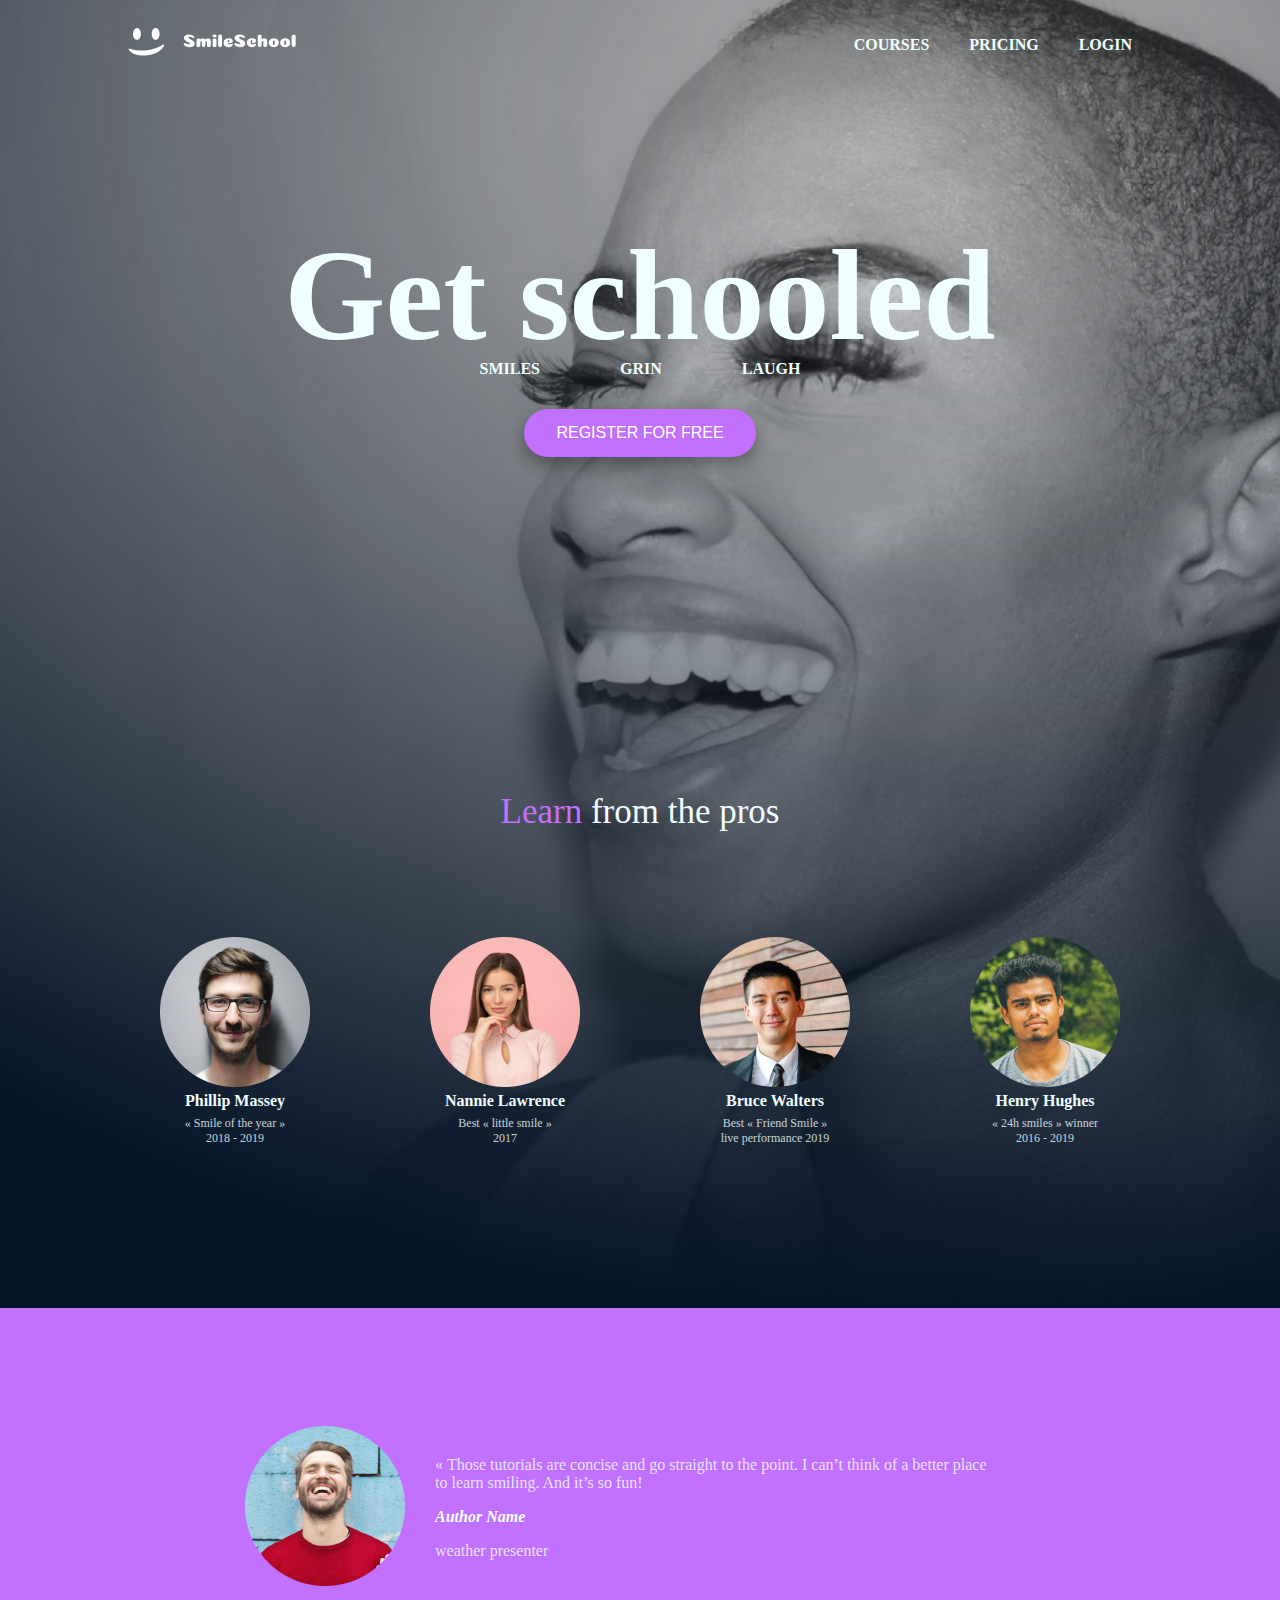
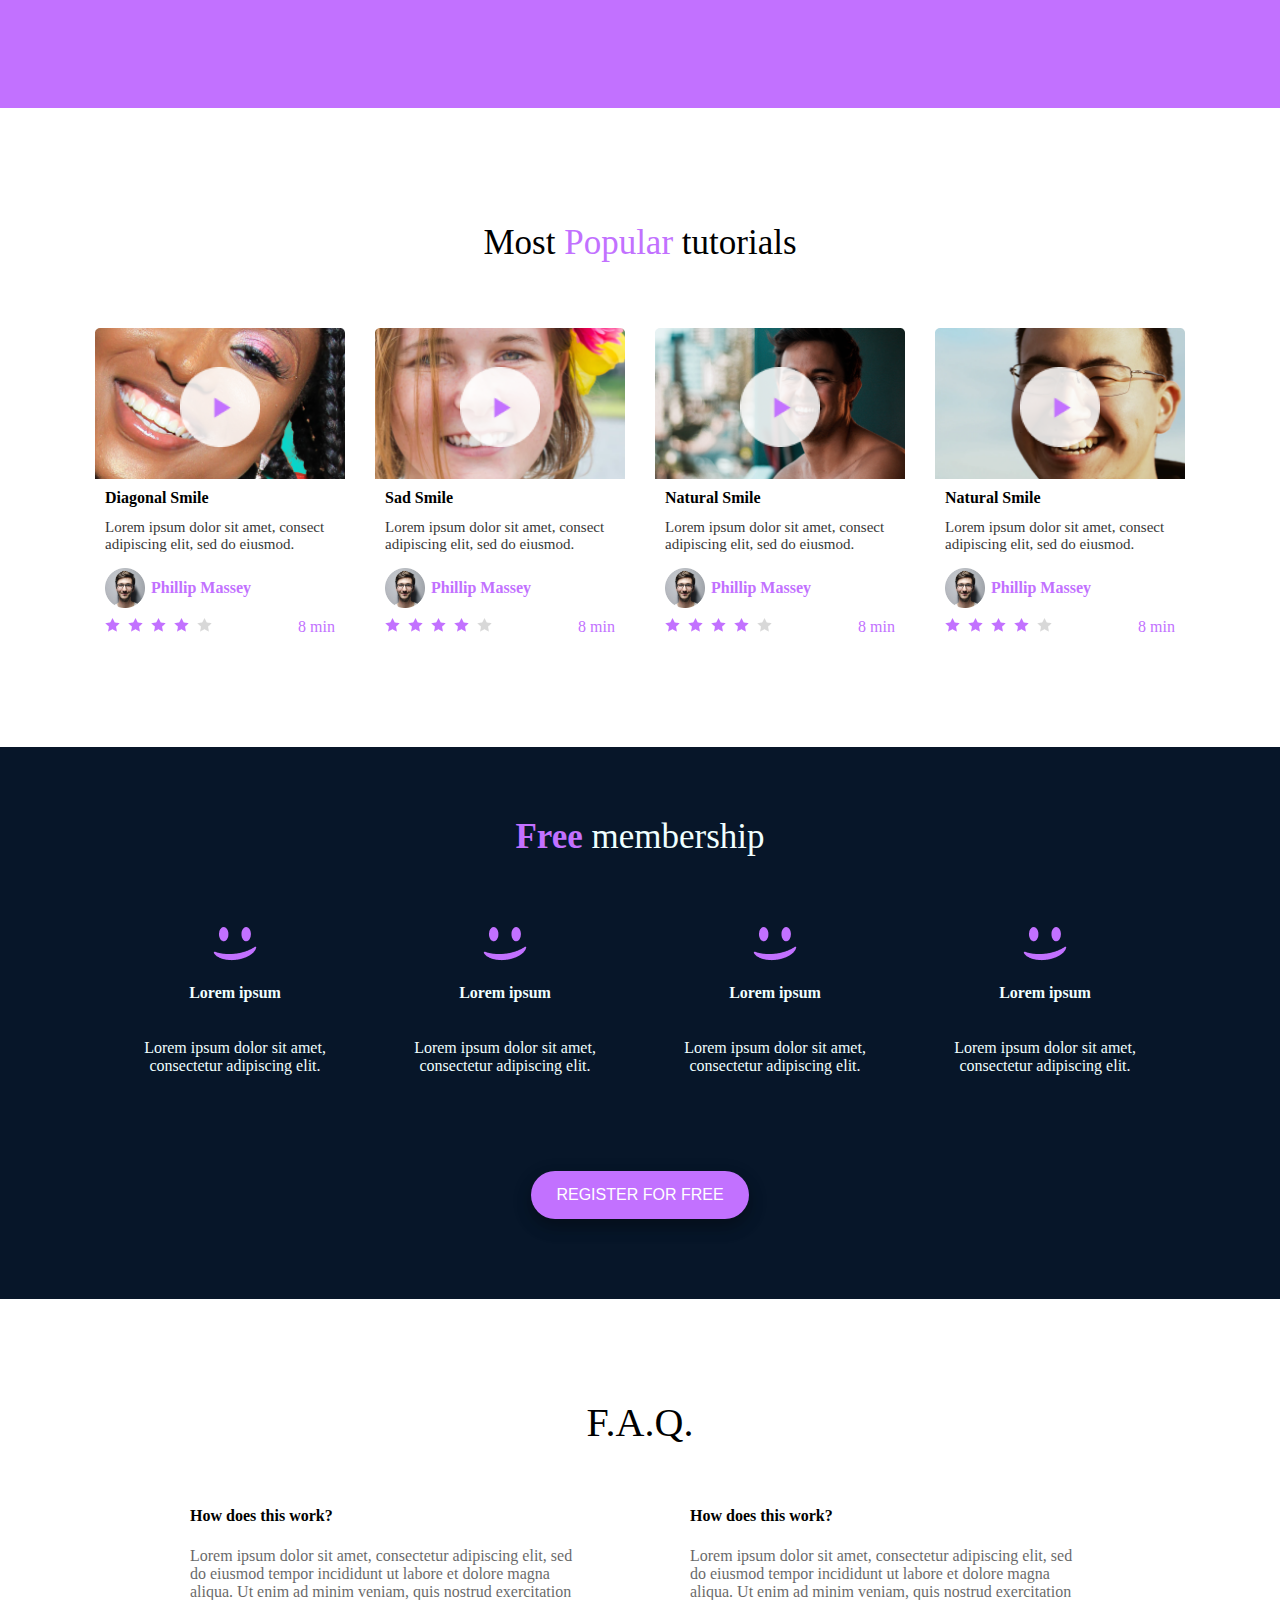
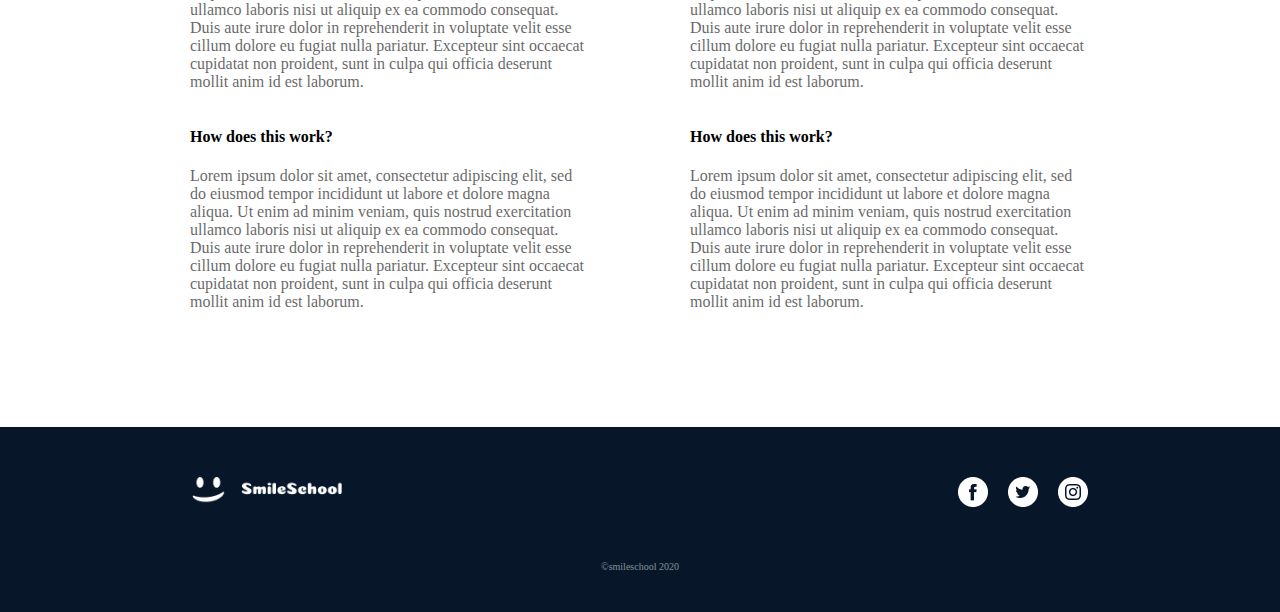
<file: css_advanced/index.html>
<!DOCTYPE html>
<html lang="en">
  <head>
    <meta charset="UTF-8" />
    <meta name="viewport" content="width=device-width, initial-scale=1.0" />
    <link rel="stylesheet" href="styles.css" />
    <title>smile school</title>
  </head>
  <body>
    <header>
      <div class="logo-nav">
        <div class="logo">
          <a href="#">
            <img src="images/logo.png" alt="logo Clickable" />
          </a>
        </div>

        <ul>
          <li><a href="#">COURSES</a></li>
          <li><a href="#">PRICING</a></li>
          <li><a href="#">LOGIN</a></li>
        </ul>
      </div>

      <div class="get-schooled">
        <h1>Get schooled</h1>
        <ul>
          <li>SMILES</li>
          <li>GRIN</li>
          <li>LAUGH</li>
        </ul>
        <button>REGISTER FOR FREE</button>
      </div>

      <div class="the-pros">
        <h3><span>Learn</span> from the pros</h3>

        <div class="people-images">
          <div class="image-prof">
            <img src="images/1.png" alt="image 1" />
            <h4>Phillip Massey</h4>
            <p>
              « Smile of the year » <br />
              2018 - 2019
            </p>
          </div>

          <div class="image-prof">
            <img src="images/3.png" alt="image 2" />
            <h4>Nannie Lawrence</h4>
            <p>
              Best « little smile » <br />
              2017
            </p>
          </div>

          <div class="image-prof">
            <img src="images/2.png" alt="image 3" style="border-radius: 50%" />
            <h4>Bruce Walters</h4>
            <p>
              Best « Friend Smile » <br />
              live performance 2019
            </p>
          </div>

          <div class="image-prof">
            <img src="images/4.png" alt="image 4" />
            <h4>Henry Hughes</h4>
            <p>
              « 24h smiles » winner <br />
              2016 - 2019
            </p>
          </div>
        </div>
      </div>
    </header>

    <main>
      <section class="testimonials">
        <div>
          <img src="images/5.png" alt="image 1" />
        </div>

        <div class="testimonials-text">
          <blockquote>
            « Those tutorials are concise and go straight to the point. I can’t
            think of a better place to learn smiling. And it’s so fun!
          </blockquote>
          <cite>Author Name</cite>
          <p>weather presenter</p>
        </div>
      </section>

      <section class="most-popular">
        <h3>Most <span>Popular</span> tutorials</h3>

        <div class="Popular-prof">
          <div class="prof">
            <img src="images/9.png" alt="image 1" />
            <img class="play-icon" src="images/play.png" alt="play" />

            <h4>Diagonal Smile</h4>
            <p>
              Lorem ipsum dolor sit amet, consect adipiscing elit, sed do
              eiusmod.
            </p>
            <div class="videos-owner">
              <img src="images/1.png" alt="image 1" />
              <h4>Phillip Massey</h4>
            </div>
            <div class="rate">
              <div class="star">
                <img src="images/rating.png" alt="star 1" />
              </div>
              <span>8 min</span>
            </div>
          </div>

          <div class="prof">
            <img src="images/7.png" alt="image 2" />
            <img class="play-icon" src="images/play.png" alt="play" />

            <h4>Sad Smile</h4>
            <p>
              Lorem ipsum dolor sit amet, consect adipiscing elit, sed do
              eiusmod.
            </p>
            <div class="videos-owner">
              <img src="images/1.png" alt="image 2" />
              <h4>Phillip Massey</h4>
            </div>
            <div class="rate">
              <div class="star">
                <img src="images/rating.png" alt="star 1" />
              </div>
              <span>8 min</span>
            </div>
          </div>

          <div class="prof">
            <img src="images/8.png" alt="image 3" />
            <img class="play-icon" src="images/play.png" alt="play" />

            <h4>Natural Smile</h4>
            <p>
              Lorem ipsum dolor sit amet, consect adipiscing elit, sed do
              eiusmod.
            </p>
            <div class="videos-owner">
              <img src="images/1.png" alt="image 3" />

              <h4>Phillip Massey</h4>
            </div>
            <div class="rate">
              <div class="star">
                <img src="images/rating.png" alt="star 1" />
              </div>
              <span>8 min</span>
            </div>
          </div>

          <div class="prof">
            <img src="images/6.png" alt="image 4" />
            <img class="play-icon" src="images/play.png" alt="play" />

            <h4>Natural Smile</h4>
            <p>
              Lorem ipsum dolor sit amet, consect adipiscing elit, sed do
              eiusmod.
            </p>
            <div class="videos-owner">
              <img src="images/1.png" alt="image 4" />
              <h4>Phillip Massey</h4>
            </div>
            <div class="rate">
              <div class="star">
                <img src="images/rating.png" alt="star 1" />
              </div>
              <span>8 min</span>
            </div>
          </div>
        </div>
      </section>

      <section class="free-membership">
        <h3><span>Free</span> membership</h3>

        <div class="member">
          <div class="each-member">
            <img src="images/smile.png" alt="image 1" />
            <h4>Lorem ipsum</h4>
            <p>Lorem ipsum dolor sit amet, consectetur adipiscing elit.</p>
          </div>

          <div class="each-member">
            <img src="images/smile.png" alt="image 2" />
            <h4>Lorem ipsum</h4>
            <p>Lorem ipsum dolor sit amet, consectetur adipiscing elit.</p>
          </div>

          <div class="each-member">
            <img src="images/smile.png" alt="image 3" />
            <h4>Lorem ipsum</h4>
            <p>Lorem ipsum dolor sit amet, consectetur adipiscing elit.</p>
          </div>

          <div class="each-member">
            <img src="images/smile.png" alt="image 4" />
            <h4>Lorem ipsum</h4>
            <p>Lorem ipsum dolor sit amet, consectetur adipiscing elit.</p>
          </div>
        </div>

        <button>REGISTER FOR FREE</button>
      </section>

      <section class="faq">
        <h3>F.A.Q.</h3>
        <div class="faq-content">
          <div class="first-faq">
            <div class="faq1">
              <h4>How does this work?</h4>
              <p>
                Lorem ipsum dolor sit amet, consectetur adipiscing elit, sed do
                eiusmod tempor incididunt ut labore et dolore magna aliqua. Ut
                enim ad minim veniam, quis nostrud exercitation ullamco laboris
                nisi ut aliquip ex ea commodo consequat. Duis aute irure dolor
                in reprehenderit in voluptate velit esse cillum dolore eu fugiat
                nulla pariatur. Excepteur sint occaecat cupidatat non proident,
                sunt in culpa qui officia deserunt mollit anim id est laborum.
              </p>
            </div>
            <div class="faq1">
              <h4>How does this work?</h4>
              <p>
                Lorem ipsum dolor sit amet, consectetur adipiscing elit, sed do
                eiusmod tempor incididunt ut labore et dolore magna aliqua. Ut
                enim ad minim veniam, quis nostrud exercitation ullamco laboris
                nisi ut aliquip ex ea commodo consequat. Duis aute irure dolor
                in reprehenderit in voluptate velit esse cillum dolore eu fugiat
                nulla pariatur. Excepteur sint occaecat cupidatat non proident,
                sunt in culpa qui officia deserunt mollit anim id est laborum.
              </p>
            </div>
          </div>
          <div class="second-faq">
            <div class="faq1">
              <h4>How does this work?</h4>
              <p>
                Lorem ipsum dolor sit amet, consectetur adipiscing elit, sed do
                eiusmod tempor incididunt ut labore et dolore magna aliqua. Ut
                enim ad minim veniam, quis nostrud exercitation ullamco laboris
                nisi ut aliquip ex ea commodo consequat. Duis aute irure dolor
                in reprehenderit in voluptate velit esse cillum dolore eu fugiat
                nulla pariatur. Excepteur sint occaecat cupidatat non proident,
                sunt in culpa qui officia deserunt mollit anim id est laborum.
              </p>
            </div>
            <div class="faq1">
              <h4>How does this work?</h4>
              <p>
                Lorem ipsum dolor sit amet, consectetur adipiscing elit, sed do
                eiusmod tempor incididunt ut labore et dolore magna aliqua. Ut
                enim ad minim veniam, quis nostrud exercitation ullamco laboris
                nisi ut aliquip ex ea commodo consequat. Duis aute irure dolor
                in reprehenderit in voluptate velit esse cillum dolore eu fugiat
                nulla pariatur. Excepteur sint occaecat cupidatat non proident,
                sunt in culpa qui officia deserunt mollit anim id est laborum.
              </p>
            </div>
          </div>
        </div>
      </section>
    </main>

    <footer>
      <div>
        <div class="footer-logo-social">
          <div class="logo-footer">
            <img src="images/logo.png" alt="logo" />
          </div>
          <div class="social-media">
            <!-- <a href="#"><span class="icon-social-fb"></span></a> -->
            <!-- <a href="#"><span class="icon-social-tw"></span></a> -->
            <!-- <a href="#"><span class="icon-social-ins"></span></a> -->
            <a href=""><img src="images/social_icons.png" alt="image 1 clickable" /></a>
            <!-- <a href=""><img src="" alt="image 2 clickable" /></a> -->
            <!-- <a href=""><img src="" alt="image 3 clickable" /></a>  -->
          </div>
        </div>
        <p>©smileschool 2020</p>
      </div>
    </footer>

  </body>
</html>
</file>
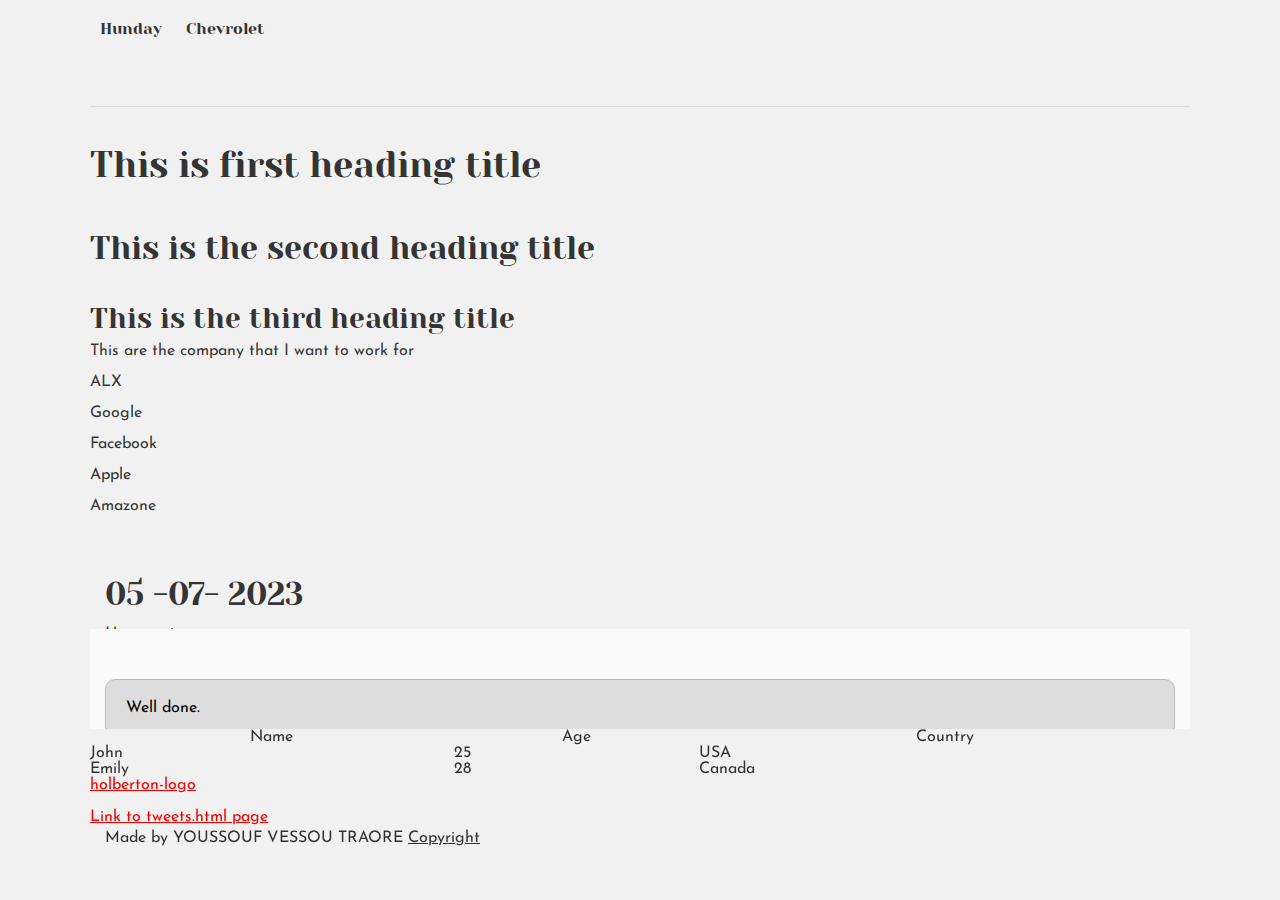
<file: css_basic/index.html>
<!DOCTYPE html>
<html lang="fr-FR">
    <head>
        <meta charset="utf-8">
        <title>My first HTML page in ALX LEARNING INTRO</title>
        <link href="base.css" rel="stylesheet">
        <link href="styles.css" rel="stylesheet">
    </head>
    <body class="works_on_smartphone">
        <header>
            <ul>
                <li><a href="file:///C:/Users/Admin/Desktop/ALX_Intro/alx_html_css/html_basic/tweets.html">Hunday</a></li>
                <li><a href="file:///C:/Users/Admin/Desktop/ALX_Intro/alx_html_css/html_basic/tweets.html">Chevrolet</a></li>
            </ul>
        </header>
        <h1>This is first heading title </h1>
        <h2>This is the second heading title</h2>
        <h3>This is the third heading title</h3>

        <p>This are the company that I want to work for</p>
        <p>ALX</p>
        <p>Google</p>
        <p>Facebook</p>
        <p>Apple</p>
        <p>Amazone</p>

        <!-- Article -->
        <article>
            <h2>05 -07- 2023</h2>
            <p>Heavy rain.</p>
        </article>

        <!--Aside-->
        <aside>
            <p>Well done.</p>
        </aside>
        <table>
             <thead>
                 <tr>
                 <th>Name</th>
                 <th>Age</th>
                 <th>Country</th>
                 </tr>
             </thead>
             <tbody>                                                     	
                 <tr>
                    <td> John</td>
                    <td>25</td>
                    <td>USA</td>
                 </tr>
                 <tr>
                    <td>Emily</td>
                    <td>28</td>
                    <td>Canada</td>
                 </tr>
             </tbody>
        </table>     

        <a href="https://www.holbertonschool.com/holberton-logo.png">holberton-logo</a><br>
        <a href="file:///C:/Users/Admin/Desktop/ALX_Intro/alx_html_css/html_basic/tweets.html"> Link to tweets.html page</a>
       
        <!--this is the footer of the page -->
        <footer>
            <p>
                Made by YOUSSOUF VESSOU TRAORE <a href="file:///C:/Users/Admin/Desktop/ALX_Intro/alx_html_css/html_basic/tweets.html" target="_blank">Copyright</a>
            </p>
        </footer>
    </body>
</html>
</file>
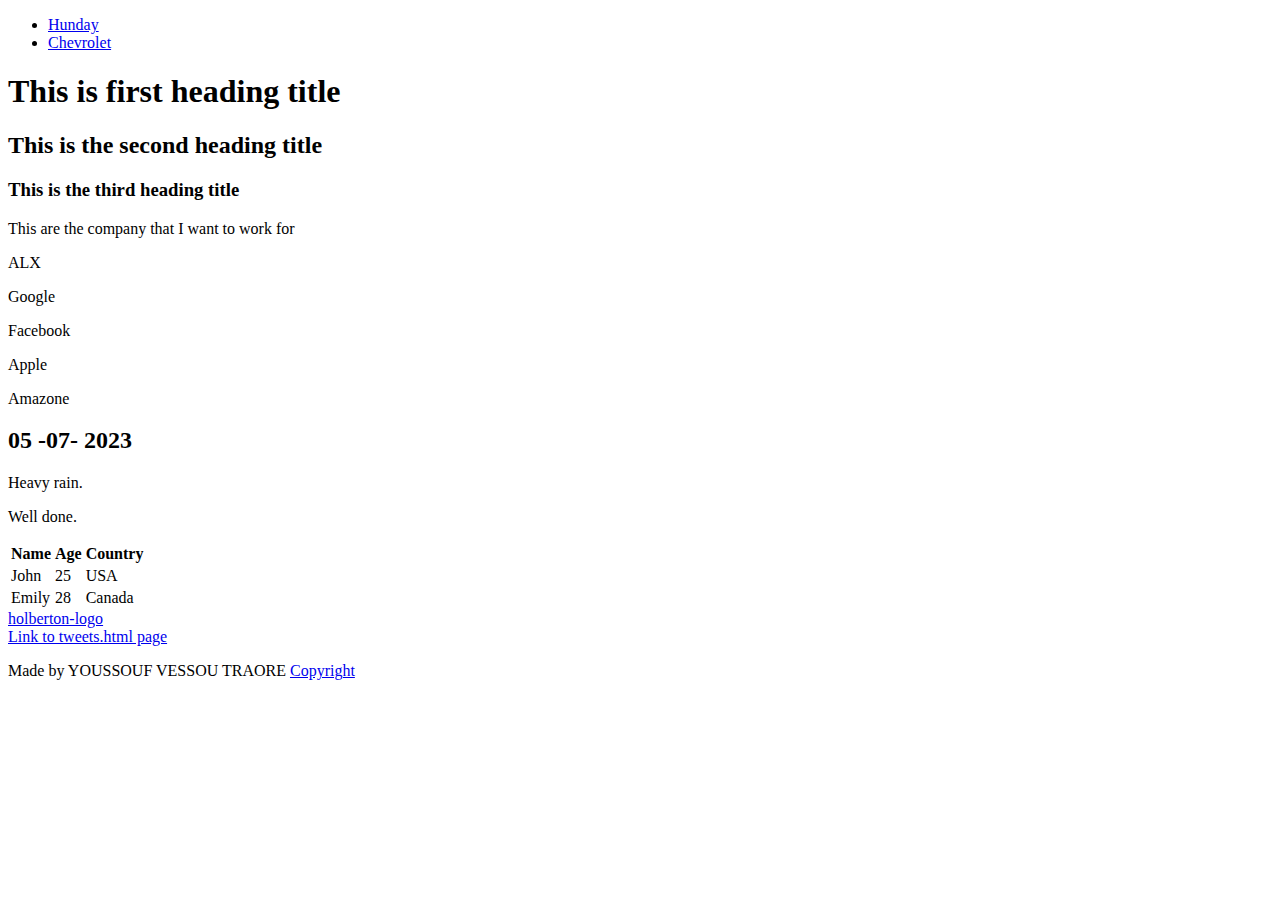
<file: html_basic/index.html>
<!DOCTYPE html>
<html lang="fr-FR">
    <head>
        <meta charset="utf-8">
        <title>My first HTML page in ALX LEARNING INTRO</title>
    </head>
    <body>
        <header>
            <ul>
                <li><a href="file:///C:/Users/Admin/Desktop/ALX_Intro/alx_html_css/html_basic/tweets.html">Hunday</a></li>
                <li><a href="file:///C:/Users/Admin/Desktop/ALX_Intro/alx_html_css/html_basic/tweets.html">Chevrolet</a></li>
            </ul>
        </header>
        <h1>This is first heading title </h1>
        <h2>This is the second heading title</h2>
        <h3>This is the third heading title</h3>

        <p>This are the company that I want to work for</p>
        <p>ALX</p>
        <p>Google</p>
        <p>Facebook</p>
        <p>Apple</p>
        <p>Amazone</p>

        <!-- Article -->
        <article class="day-forecast">
            <h2>05 -07- 2023</h2>
            <p>Heavy rain.</p>
        </article>

        <!--Aside-->
        <aside>
            <p>Well done.</p>
        </aside>
        <table>
             <thead>
                 <tr>
                 <th>Name</th>
                 <th>Age</th>
                 <th>Country</th>
                 </tr>
             </thead>
             <tbody>                                                     	
                 <tr>
                    <td> John</td>
                    <td>25</td>
                    <td>USA</td>
                 </tr>
                 <tr>
                    <td>Emily</td>
                    <td>28</td>
                    <td>Canada</td>
                 </tr>
             </tbody>
        </table>     

        <a href="https://www.holbertonschool.com/holberton-logo.png">holberton-logo</a><br>
        <a href="file:///C:/Users/Admin/Desktop/ALX_Intro/alx_html_css/html_basic/tweets.html"> Link to tweets.html page</a>
       
        <!--this is the footer of the page -->
        <footer>
            <p>
                Made by YOUSSOUF VESSOU TRAORE <a href="file:///C:/Users/Admin/Desktop/ALX_Intro/alx_html_css/html_basic/tweets.html" target="_blank">Copyright</a>
            </p>
        </footer>
    </body>
</html>
</file>
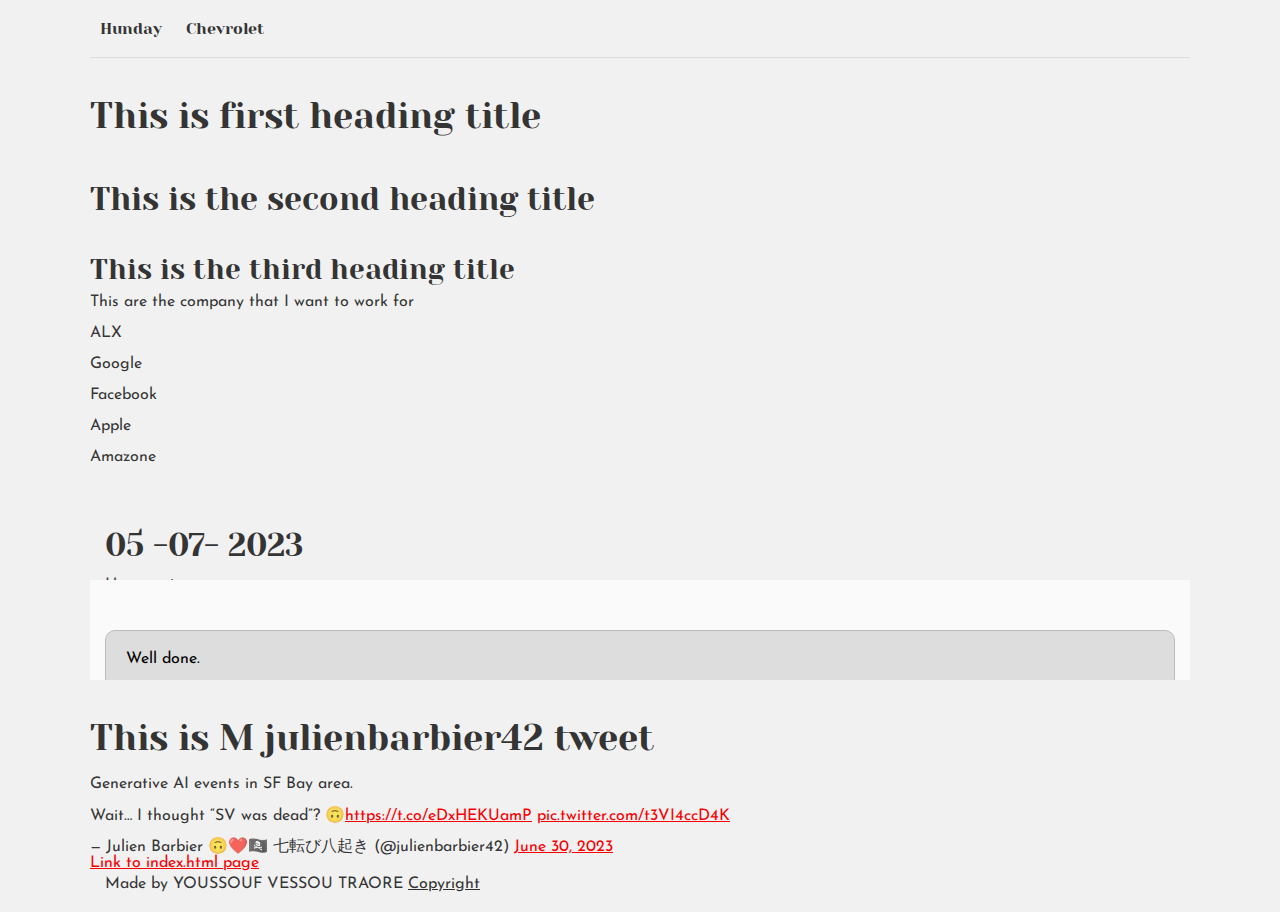
<file: css_basic/tweets.html>
<!DOCTYPE html>
<html lang="fr-FR">
    <head>
        <meta charset="utf-8">
        <title>My first HTML page in ALX LEQRNING INTRO</title>
        <link href="base.css" rel="stylesheet">
        <link href="styles.css" rel="stylesheet">
    </head>
    <body>
        <header>
            <ul>
                <li><a href="file:///C:/Users/Admin/Desktop/ALX_Intro/alx_html_css/html_basic/tweets.html">Hunday</a></li>
                <li><a href="file:///C:/Users/Admin/Desktop/ALX_Intro/alx_html_css/html_basic/tweets.html">Chevrolet</a></li>
            </ul>
        </header>
        <h1>This is first heading title </h1>
        <h2>This is the second heading title</h2>
        <h3>This is the third heading title</h3>

        <p>This are the company that I want to work for</p>
        <p>ALX</p>
        <p>Google</p>
        <p>Facebook</p>
        <p>Apple</p>
        <p>Amazone</p>

        <!-- Article -->
        <article class="day-forecast">
            <h2>05 -07- 2023</h2>
            <p>Heavy rain.</p>
        </article>

        <!--Aside-->
        <aside>
            <p>Well done.</p>
        </aside>
        
        <h1>This is M julienbarbier42 tweet</h1>
        <blockquote class="twitter-tweet"><p lang="en" dir="ltr">Generative AI events in SF Bay area.<br><br>Wait… I thought “SV was dead”? 🙃<a href="https://t.co/eDxHEKUamP">https://t.co/eDxHEKUamP</a> <a href="https://t.co/t3VI4ccD4K">pic.twitter.com/t3VI4ccD4K</a></p>&mdash; Julien Barbier 🙃❤️🏴‍☠️ 七転び八起き (@julienbarbier42) <a href="https://twitter.com/julienbarbier42/status/1674686798079963139?ref_src=twsrc%5Etfw">June 30, 2023</a></blockquote> <script async src="https://platform.twitter.com/widgets.js" charset="utf-8"></script></body>
       
       <a href="file:///C:/Users/Admin/Desktop/ALX_Intro/alx_html_css/html_basic/index.html">Link to index.html page</a>
       <footer>
        <p>
            Made by YOUSSOUF VESSOU TRAORE <a href="file:///C:/Users/Admin/Desktop/ALX_Intro/alx_html_css/html_basic/tweets.html" target="_blank">Copyright</a>
        </p>
    </footer>
    </body>
</html>
</file>
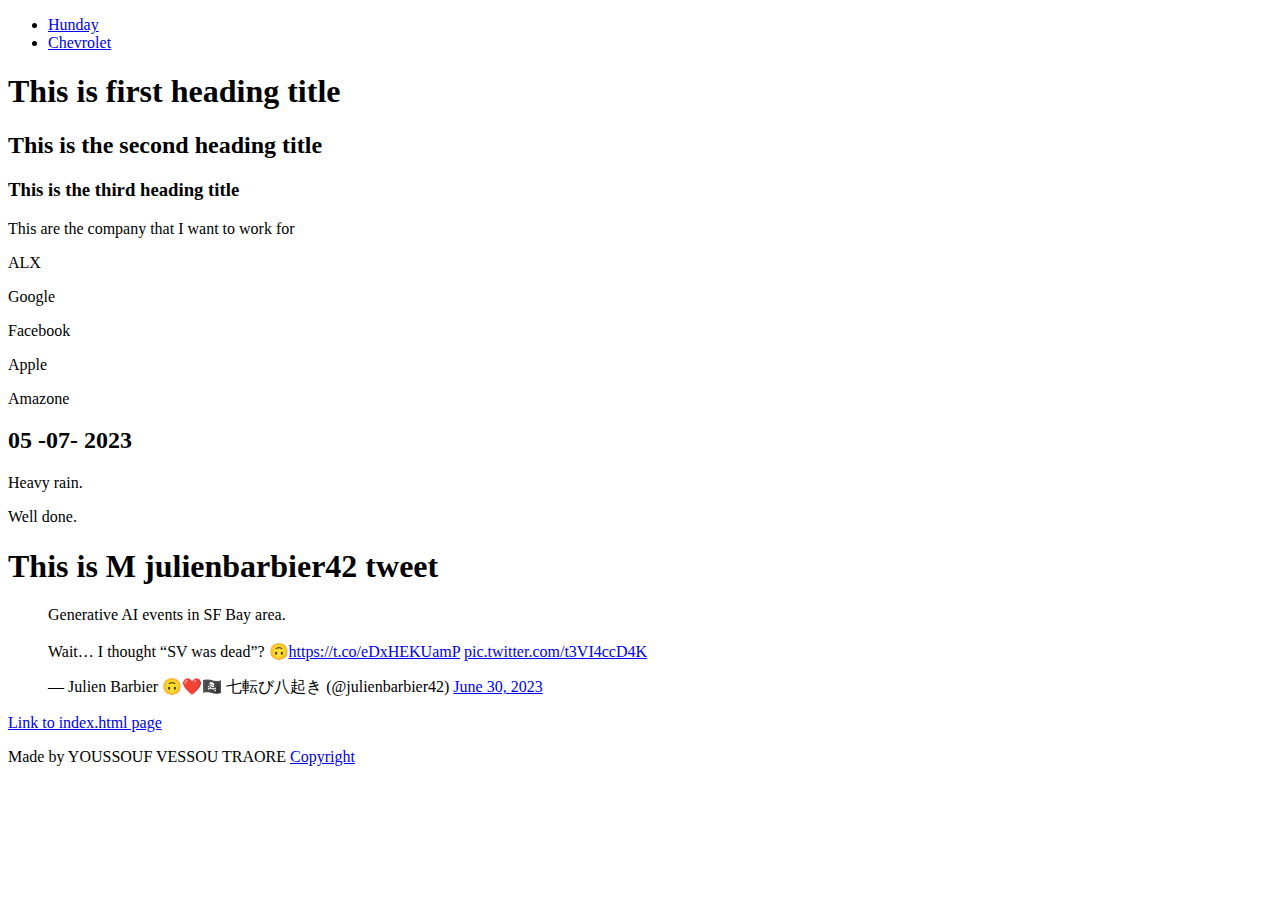
<file: html_basic/tweets.html>
<!DOCTYPE html>
<html lang="fr-FR">
    <head>
        <meta charset="utf-8">
        <title>My first HTML page in ALX LEQRNING INTRO</title>
    </head>
    <body>
        <header>
            <ul>
                <li><a href="file:///C:/Users/Admin/Desktop/ALX_Intro/alx_html_css/html_basic/tweets.html">Hunday</a></li>
                <li><a href="file:///C:/Users/Admin/Desktop/ALX_Intro/alx_html_css/html_basic/tweets.html">Chevrolet</a></li>
            </ul>
        </header>
        <h1>This is first heading title </h1>
        <h2>This is the second heading title</h2>
        <h3>This is the third heading title</h3>

        <p>This are the company that I want to work for</p>
        <p>ALX</p>
        <p>Google</p>
        <p>Facebook</p>
        <p>Apple</p>
        <p>Amazone</p>

        <!-- Article -->
        <article class="day-forecast">
            <h2>05 -07- 2023</h2>
            <p>Heavy rain.</p>
        </article>

        <!--Aside-->
        <aside>
            <p>Well done.</p>
        </aside>
        
        <h1>This is M julienbarbier42 tweet</h1>
        <blockquote class="twitter-tweet"><p lang="en" dir="ltr">Generative AI events in SF Bay area.<br><br>Wait… I thought “SV was dead”? 🙃<a href="https://t.co/eDxHEKUamP">https://t.co/eDxHEKUamP</a> <a href="https://t.co/t3VI4ccD4K">pic.twitter.com/t3VI4ccD4K</a></p>&mdash; Julien Barbier 🙃❤️🏴‍☠️ 七転び八起き (@julienbarbier42) <a href="https://twitter.com/julienbarbier42/status/1674686798079963139?ref_src=twsrc%5Etfw">June 30, 2023</a></blockquote> <script async src="https://platform.twitter.com/widgets.js" charset="utf-8"></script></body>
       
       <a href="file:///C:/Users/Admin/Desktop/ALX_Intro/alx_html_css/html_basic/index.html">Link to index.html page</a>
       <footer>
        <p>
            Made by YOUSSOUF VESSOU TRAORE <a href="file:///C:/Users/Admin/Desktop/ALX_Intro/alx_html_css/html_basic/tweets.html" target="_blank">Copyright</a>
        </p>
    </footer>
    </body>
</html>
</file>
<file: css_advanced/styles.css>
body{
    margin: 0;
    }
    
    header{
        display: flex;
        flex-direction: column;
        color: azure;
        background-image: url("images/Object.png");
        background-repeat: no-repeat;
        background-size: cover;
        width: auto;
        /* height: 1093px; */
    
    }
    
    /********************logo and nav section**********************/
    
    .logo-nav{
        display: flex;
        justify-content: space-between;
        margin-top: 20px;
        margin-left: 10%;
        margin-right: 10%;
    }
    
    .logo{
        /* background-color: tomato; */
        display: flex; 
        align-self: center;
    }
    
    .logo-nav ul {
        /* background-color: black; */
        display: flex;
        list-style-type: none;
        padding: 0;
    
    }
    
    .logo-nav ul li{
        
        font-weight: bold;
        font-size:medium;
        text-align: center;
        /* background-color: tomato; */
        padding-left: 20px;
        padding-right: 20px;
    }
    
    .logo-nav ul a{
        text-decoration: none;
        color: azure;
    }
    
    /********************get schooled section**********************/
    
    .get-schooled{
        /* background-color: rgba(0, 0, 0, 0.5); */
        display: flex;
        flex-direction: column;
        align-items: center;
        margin: 150px 0 150px 0;
    
    }
    
    .get-schooled h1{
        font-size: 130px;
        margin: 0px;
    }
    
    .get-schooled ul{
        /* background-color:blue; */
        display: flex;
        list-style-type: none;
        margin-top: -10px;
        padding: 0;
    }
    
    .get-schooled ul li{
        font-weight: bold;
        font-size:medium;
        text-align: center;
        /* background-color: tomato; */
        padding-left: 40px;
        padding-right: 40px;
    }
    
    .get-schooled button{
        border: none;
        border-radius: 30px;
        color: white;
        padding: 15px 32px;
        margin-top: 15px;
        text-align: center;
        text-decoration: none;
        display: inline-block;
        font-size: 16px;
        background-color: #C271FF;
        box-shadow: 0 8px 16px 0 rgba(0,0,0,0.2), 0 6px 20px 0 rgba(0,0,0,0.19); 
    }
    
    /**************************the pros section****************************/
    
    .the-pros{
    
            display: flex;
            flex-direction: column;
            align-items: center;
            margin: 150px 0 150px 0;
    
    }
    
    .the-pros h3{
        font-weight:100;
        font-size: 35px;
    }
    
    .the-pros span{
        color:#C271FF;
        font-weight:100;
        font-size: 35px;
    }
    
    .people-images{
    
        display: flex;
        flex-direction: row;
        align-items: center;
        margin-top: 70px;
      
    }
    
    .image-prof{
        
        width: 170px;
        height: auto;
        display: flex;
        flex-direction: column;
        align-items: center;
        text-align: center;
        margin-left: 50px;
        margin-right: 50px;
    }
    
    .image-prof h4{
        margin-top: 5px;
    }
    
    .image-prof p{
    margin-top: -15px;
    font-weight: 100;
    font-size: 12px;
    opacity: 0.8;
    
    }
    
    /********************************* testimonials ******************************************/
    
    main{
        display: flex;
        flex-direction: column;
    
    }
    
    .testimonials{
       height: 400px;
        color: azure;
        display: flex;
        flex-direction: row;
        background-color: #C271FF;
        align-items: center;
        justify-content:center;
    }
    
    .testimonials-text{
        width: 600px;
        display: flex;
        flex-direction: column;   
        align-items: flex-start;
        margin-left: 30px;
    }
    
    blockquote{
        
        margin-left: 0px;
        display: flex;
        font-weight: 300; 
        justify-content: flex-start;
        opacity: 0.8;
    }
    
    cite{
    
        font-weight: bold;
    }
    
    .testimonials-text p{
        font-weight: 300;
        opacity: 0.8;
    }
    
    /****************************** most popular *****************************************/
    
    .most-popular{
        display: flex;
        flex-direction: column;
        align-items: center;
        margin: 80px 0 80px 0;
    }
    
    .most-popular h3{
        font-weight:100;
        font-size: 35px;
    }
    
    .most-popular span{
        color:#C271FF;
        font-weight:100;
        font-size: 35px;
    }
    
    .Popular-prof{
        display: flex;
        flex-direction: row;
        margin-top: 30px;
    }
    
    .prof{
        position: relative;
        display: flex;
        flex-direction: column;
        justify-content: space-between; 
        align-self: center;
        width: 250px;
        height: auto;
        margin-left: 15px;
        margin-right: 15px;
    
    }
    
    .prof p{
        font-size: 15px;
        margin-left: 10px;
        margin-top: -10px;
        opacity: 0.8;
    }
    
    .prof h4{
        margin-top: 10px;
        margin-left: 10px;
    }
    
    .videos-owner{
        position: relative;
        display: flex;
        flex-direction: row;
        align-items: center;
        margin-left: 10px;
        margin-right: 10px;
    }
    
    .videos-owner img{
        width: 40px;
        height: 40px;
        margin-right: 10px;
    }
    
    .videos-owner h4{
        position: absolute;
        color: #C271FF;
        align-items: center;
        text-align: center;
        margin-left: 20% ;
        margin-top: 10% ;
       
    }
    
    .play-icon{
        position: absolute;
        display: flex;
        /* align-items: center; */
        align-self: center;
        width: 80px;
        height: 80px;
        top: 12.5%;
        z-index: 1;
    }
    
    .rate{
        display: flex;
        flex-direction: row;
        justify-content: space-between;
        align-items: center;
        margin-left: 10px;
        margin-right: 10px;
        margin-top: 10px;
    }
    
    .rate span{
        color: #C271FF;
        font-size: medium;
        align-self: center;
    }
    
    .star{
        margin-left: 0;
    }
    
    /************************free membership******************************/
    
    .free-membership{
        background-color: #071629;
        color: azure;
        display: flex;
        flex-direction: column;
        align-items: center;
        margin: 30px 0 30px 0;
        height: auto;
       
        
        
    }
    
    .free-membership h3{
        font-weight:100;
        font-size: 35px;
        margin-top:70px ;
        margin-bottom:70px ;
    }
    
    .free-membership span{
        color: #C271FF;
        font-weight: bold;
    }
    
    .free-membership button{
        border: none;
        border-radius: 30px;
        color: white;
        padding: 15px 25px;
        margin-top: 80px;
        margin-bottom: 80px;
        text-align: center;
        text-decoration: none;
        display: inline-block;
        font-size: 16px;
        background-color: #C271FF;
        box-shadow: 0 8px 16px 0 rgba(0,0,0,0.2), 0 6px 20px 0 rgba(0,0,0,0.19);
    }
    
    
    .member{
        position: relative;
        display: flex;
        flex-direction: row;
        justify-content: space-between; 
        align-self: center;
        margin-left: 10px;
        margin-right: 10px;
    
    
    }
    
    .each-member{
        display: flex;
        flex-direction: column;
        align-items: center;
        text-align: center;
        width: 250px;
        height: auto;
        margin-left: 10px;
        margin-right: 10px;
    
        
    }
    
    /*************************F.A.Q section************************************/
    
    .faq{
        /* background-color:#C271FF; */
        display: flex;
        flex-direction: column;
        align-items: center;
        margin: 30px 0 30px 0;
        height: auto;
        flex-flow: column wrap;
        
    }
    
    .faq h3{
    
        font-weight:150;
        font-size: 40px;
        margin-top:40px ;
        margin-bottom:40px ;
    
    }
    
    
    .faq-content{
       margin-bottom: 70px;
    }
    
    .first-faq{
        /* background-color: #071629; */
        display: flex;
        flex-direction: row;
        /* justify-content: space-around;
        align-items: center;
        align-self: center; */
        gap: 100px;
    }
    
    .faq1{
        width: 400px;
    }
    
    .faq1 h4{
    font-weight: bold;
    
    }
    
    .faq1 p{
        opacity: 0.6;
        
        }
    
    .second-faq{
        /* background-color: #071629; */
        display: flex;
        flex-direction: row;
        gap: 100px;
    }
    
    
    /******************footer*****************/
    
    footer{
        background-color: #071629;
        display: flex;
        flex-direction: column;
        /* align-items: flex-end; */
        
    }
    
    .footer-logo-social{
        display: flex;
        flex-direction: row;
        justify-content: space-between;
        margin-left: 15%;
        margin-right: 15%;
        margin-top: 50px;
        margin-bottom: 50px;
    }
    
    .logo-footer img{
        width: 150px;
    }
    
    .social-media a{
    text-decoration: none;
    }
    
    footer p{
        opacity: 0.5;
        margin-bottom: 40px;
        text-align: center;
        color: azure;
        font-size: 10px;
    }
    @font-face {
        font-family: 'holberton_school-icon';
        src:  url('fonts/holberton_school-icon.eot?sq4eq4');
        src:  url('fonts/holberton_school-icon.eot?sq4eq4#iefix') format('embedded-opentype'),
          url('fonts/holberton_school-icon.ttf?sq4eq4') format('truetype'),
          url('fonts/holberton_school-icon.woff?sq4eq4') format('woff'),
          url('fonts/holberton_school-icon.svg?sq4eq4#holberton_school-icon') format('svg');
        font-weight: normal;
        font-style: normal;
        font-display: block;
        
      }
      
      [class^="icon-social-"], [class*="icon-social-"] {
        /* use !important to prevent issues with browser extensions that change fonts */
        font-family: 'holberton_school-icon' !important;
        speak: none;
        font-style: normal;
        font-weight: normal;
        font-variant: normal;
        text-transform: none;
        line-height: 1;
        font-size: 30px;
        color:azure;
        margin: 5px;
      
        /* Better Font Rendering =========== */
        -webkit-font-smoothing: antialiased;
        -moz-osx-font-smoothing: grayscale;
      }
    
      .icon-social-fb:before {
        content: "\e908";
       
      }
      .icon-social-tw:before {
        content: "\e90f";
       
      }
      .icon-social-ins:before {
        content: "\e90a";
       
      }
</file>
<file: css_basic/base.css>
/* Importing webfonts */
/* (If you're learning CSS, you should disregard that) */

@import url(https://fonts.googleapis.com/css?family=Yeseva+One);
@import url(https://fonts.googleapis.com/css?family=Josefin+Sans:400,700,700italic,400italic);


/* CSS reset rules */

html, body {
	height: 100%;
	min-height: 100%;
}
html, body, div, span, applet, object, iframe,
h1, h2, h3, h4, h5, h6, p, blockquote, pre,
a, abbr, acronym, address, big, cite, code,
del, dfn, img, ins, kbd, q, s, samp,
small, strike, sub, sup, tt, var,
b, u, i, center,
dl, dt, dd,
fieldset, form, label, legend,
table, caption, tbody, tfoot, thead, tr, th, td,
article, aside, canvas, details, embed, 
figure, figcaption, footer, header, hgroup, 
menu, nav, output, ruby, section, summary,
time, mark, audio, video {
	margin: 0;
	padding: 0;
	border: 0;
	font-size: 100%;
	font: inherit;
	vertical-align: baseline;
}
/* HTML5 display-role reset for older browsers */
article, aside, details, figcaption, figure, 
footer, header, hgroup, menu, nav, section {
	display: block;
}
body {
	line-height: 1;
}
blockquote, q {
	quotes: none;
}
blockquote:before, blockquote:after,
q:before, q:after {
	content: '';
	content: none;
}
table {
	border-collapse: collapse;
	border-spacing: 0;
}


/* Fonts and colors */

body {
	font-family: 'Josefin Sans', serif;
	color: rgba(0, 0, 0, 0.8);
}
h1, h2, h3, h4, h5, h6, header {
	font-family: 'Yeseva One', sans-serif;
}
article {
}
header {
	border-bottom: 1px solid rgb(221,221,221);
	transition: border-bottom-color 1s ease;
}
header a {
	color: rgba(0, 0, 0, 0.8);
}
aside {
	background: #FAFAFA;
}
aside p {
	border: 1px solid #bbb;
	background: #ddd;
	color: black;
}
footer a {
	color: rgba(0, 0, 0, 0.8);
}
a {
	color: #F80002;
}


/* Positioning and margins */

@media (min-width: 1100px) {
	body {
		width: 1100px;
		margin: 0 auto;
	}
}

article {
	padding: 50px 15px;
}
article > *:first-child {
	margin-top: 0;
}
aside {
	padding: 50px 15px;
}
header .right {
	float: right;
	margin: 0 10px 15px;
}


/* Header */
header {
	padding: 20px 0;
	height: 80px;
}
header ul {
	list-style: none;
	margin: 0;
	padding: 0;
}
header li {
	display: inline;
	vertical-align:middle;
}
header li:first-child {
	margin: 0;
}
header li a {
	margin: 0 10px;
}
header li.logo {
	font-size: 36px;
}
header a {
	text-decoration: none;
}


/* Aside */

aside p {
	border-radius: 10px;
	padding: 20px 20px;
}


/* Footer */

footer {
	padding: 5px 15px;
	height: 80px;
}


/* Text styles and margins */

p {
	margin-bottom: 15px;
}
h1 {
	font-size: 36px;
	margin: 40px 0 20px;
}
h2 {
	font-size: 32px;
	margin: 30px 0 15px;
}
h3 {
	font-size: 28px;
	margin: 25px 0 10px;
}
h4 {
	font-size: 20px;
	font-weight: bold;
	margin: 20px 0 10px;
}
h5 {
	font-size: 18px;
	font-weight: bold;
	margin: 15px 0 10px;
}
h6 {
	font-weight: bold;
	margin: 5px 0;
}

@media (max-width: 800px) {
  body.works_on_smartphone {
  	display: block;
  }
  body.works_on_smartphone main {
  	display: block;
  }
  header .right {
  	float: none;
  }
}
</file>
<file: css_basic/styles.css>
body
{
    /* border: 1px solid black; */
    display: flex;
    flex-direction: column;
    background-color: #f1f1f1;
}

main 
{
    /* border: 1px solid black; */
    display: flex;
    flex-direction: row;
    flex: auto;
}

article
{
    flex: 2;
    overflow-y: auto;
}

aside
{
    flex: 1;
    overflow-y: auto;
}

/* CSS rule for the logo */
.logo {
    font-size: 24px;
    font-weight: bold;
  }
</file>
